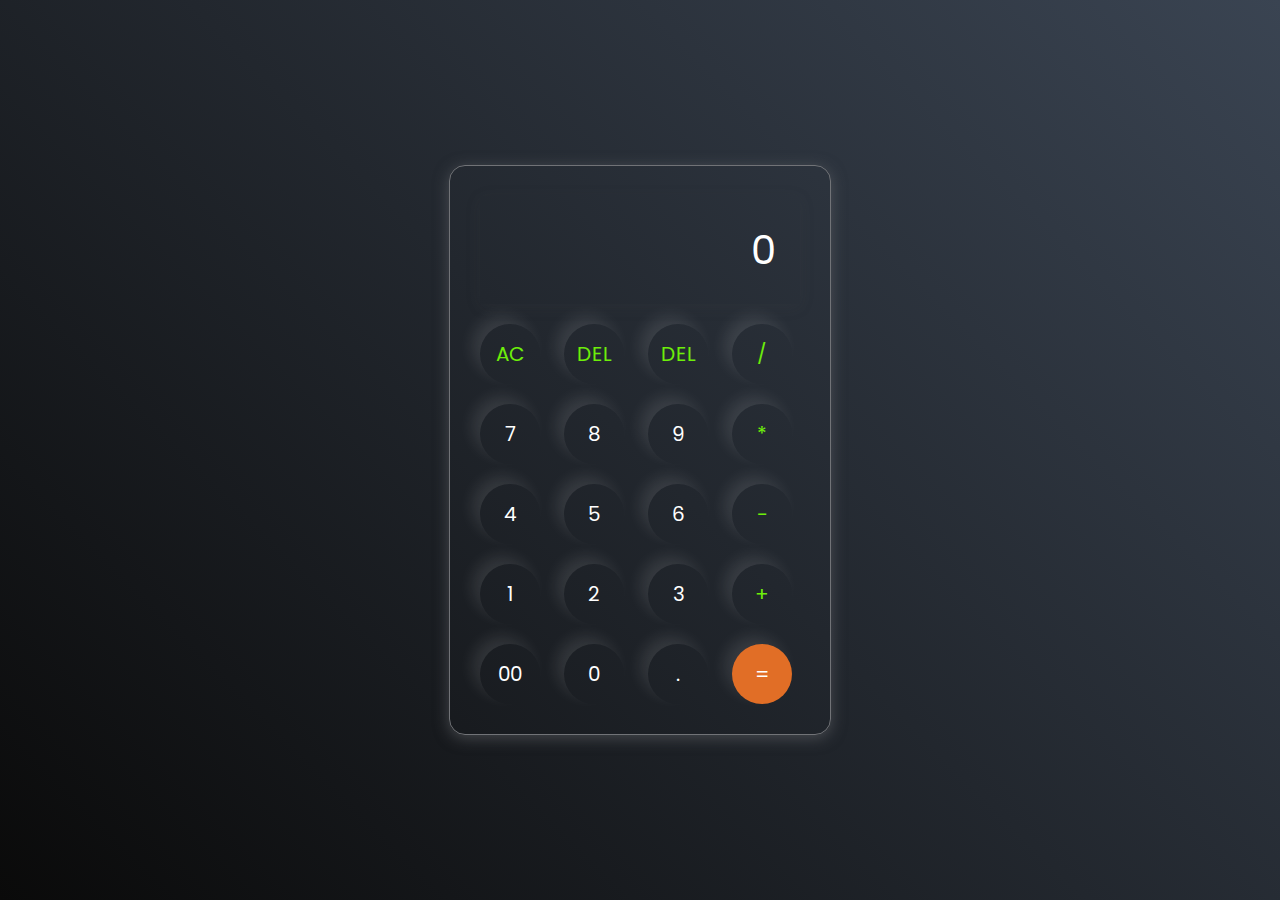
<file: index.html>
<!DOCTYPE html>
<html lang="en">
  <head>
    <meta charset="UTF-8" />
    <meta name="viewport" content="width=device-width, initial-scale=1.0" />
    <link rel="stylesheet" href="style.css" />
    <title>Calculator - By sachin</title>
  </head>
  <body>
    <div class="calculator">
      <input type="text" placeholder="0" id="inputBox" />
      <div>
        <button class="operator">AC</button>
        <button class="operator">DEL</button>
        <button class="operator">DEL</button>
        <button class="operator">/</button>
      </div>
      <div>
        <button>7</button>
        <button>8</button>
        <button>9</button>
        <button class="operator">*</button>
      </div>
      <div>
        <button>4</button>
        <button>5</button>
        <button>6</button>
        <button class="operator">-</button>
      </div>
      <div>
        <button>1</button>
        <button>2</button>
        <button>3</button>
        <button class="operator">+</button>
      </div>
      <div>
        <button>00</button>
        <button>0</button>
        <button>.</button>
        <button class="equalBtn">=</button>
      </div>
    </div>
    <script src="script.js"></script>
  </body>
</html>
</file>
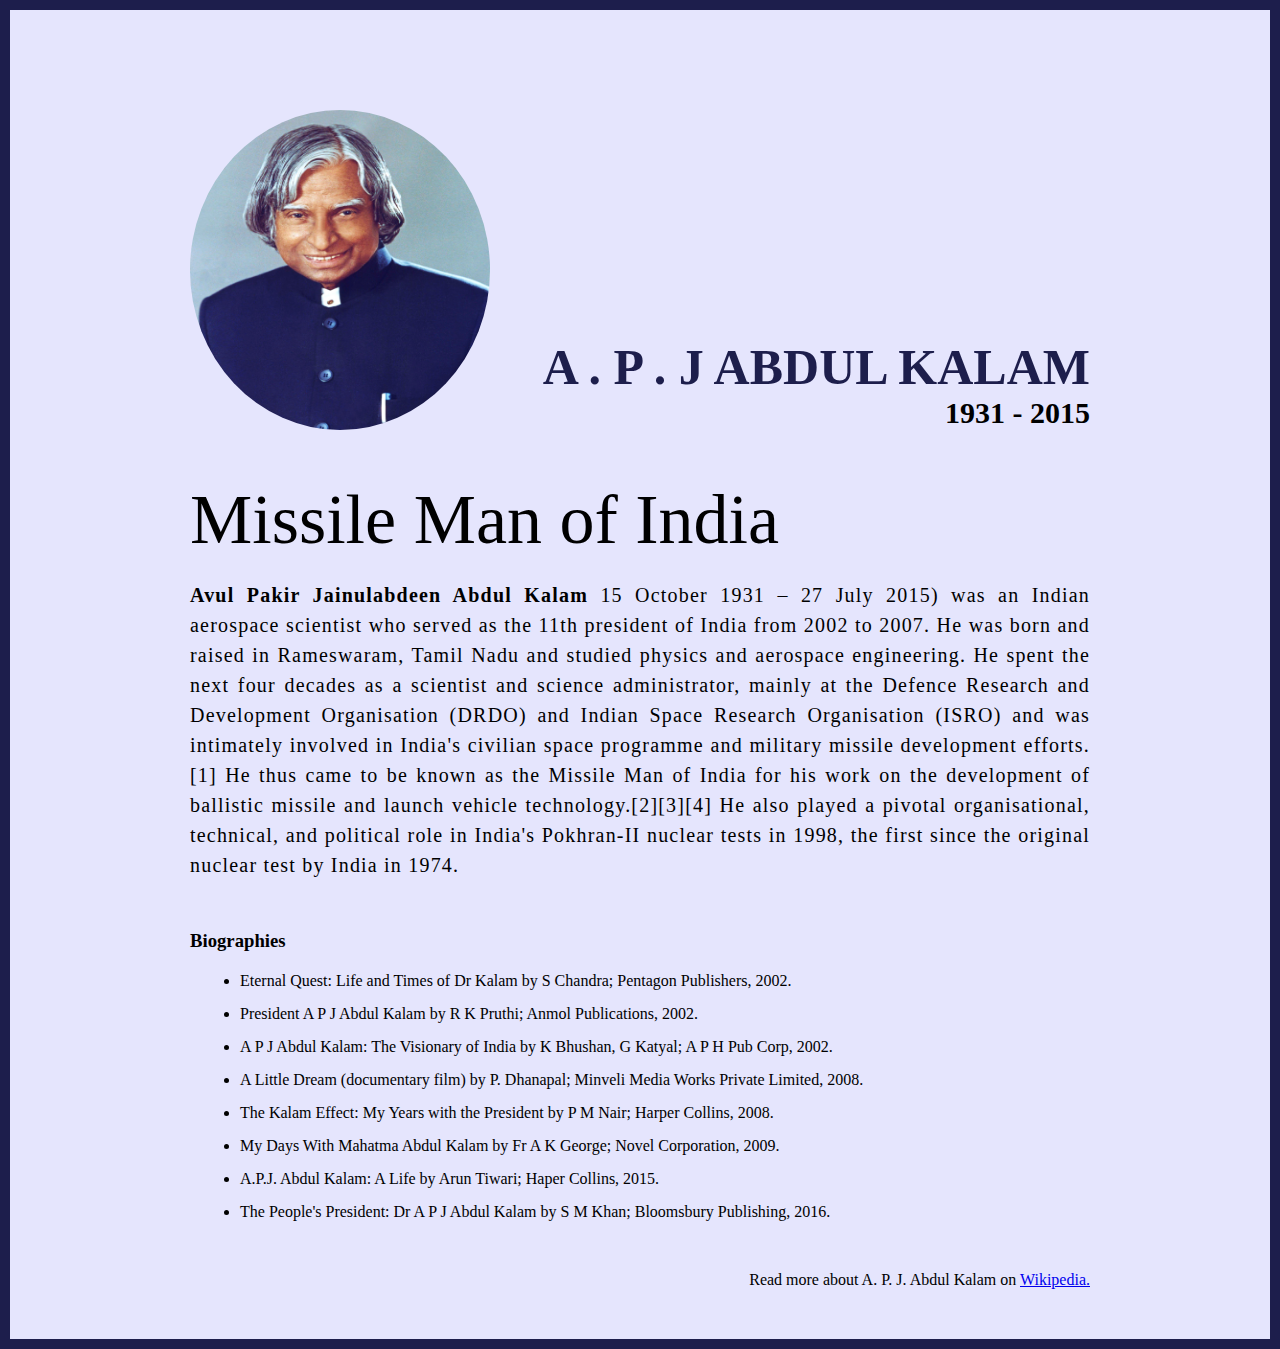
<file: Task-1/index.html>
<!DOCTYPE html>
<html lang="en">
  <head>
    <meta charset="UTF-8" />

    <meta http-equiv="X-UA-Compatible" content="IE=edge" />

    <meta name="viewport" content="width=device-width, initial-scale=1.0" />
    <title>The Tribute Website | A.P. J Abdul Kalam</title>
    <link rel="stylesheet" href="style.css" />
  </head>
  <body>
    <div class="container">
      <div class="content">
        <section class="top_section">
          <div class="image_container">
            <img src="./images/apj.jpg" alt="tribute" />
          </div>
          <div>
            <h1>A . P . J Abdul Kalam</h1>
            <h4>1931 - 2015</h4>
          </div>
        </section>
        <section class="about_section">
          <h2>Missile Man of India</h2>
          <p>
            <b>Avul Pakir Jainulabdeen Abdul Kalam</b> 15 October 1931 – 27 July
            2015) was an Indian aerospace scientist who served as the 11th
            president of India from 2002 to 2007. He was born and raised in
            Rameswaram, Tamil Nadu and studied physics and aerospace
            engineering. He spent the next four decades as a scientist and
            science administrator, mainly at the Defence Research and
            Development Organisation (DRDO) and Indian Space Research
            Organisation (ISRO) and was intimately involved in India's civilian
            space programme and military missile development efforts.[1] He thus
            came to be known as the Missile Man of India for his work on the
            development of ballistic missile and launch vehicle
            technology.[2][3][4] He also played a pivotal organisational,
            technical, and political role in India's Pokhran-II nuclear tests in
            1998, the first since the original nuclear test by India in 1974.
          </p>
        </section>
        <section class="biography_section">
          <h3>Biographies</h3>
          <ul>
            <li>
              Eternal Quest: Life and Times of Dr Kalam by S Chandra; Pentagon
              Publishers, 2002.
            </li>
            <li>
              President A P J Abdul Kalam by R K Pruthi; Anmol Publications,
              2002.
            </li>
            <li>
              A P J Abdul Kalam: The Visionary of India by K Bhushan, G Katyal;
              A P H Pub Corp, 2002.
            </li>
            <li>
              A Little Dream (documentary film) by P. Dhanapal; Minveli Media
              Works Private Limited, 2008.
            </li>
            <li>
              The Kalam Effect: My Years with the President by P M Nair; Harper
              Collins, 2008.
            </li>
            <li>
              My Days With Mahatma Abdul Kalam by Fr A K George; Novel
              Corporation, 2009.
            </li>
            <li>
              A.P.J. Abdul Kalam: A Life by Arun Tiwari; Haper Collins, 2015.
            </li>
            <li>
              The People's President: Dr A P J Abdul Kalam by S M Khan;
              Bloomsbury Publishing, 2016.
            </li>
          </ul>
        </section>
        <footer>
          <p>
            Read more about A. P. J. Abdul Kalam on
            <a href="https://en.wikipedia.org/wiki/A._P._J._Abdul_Kalam"
              >Wikipedia.</a
            >
          </p>
        </footer>
      </div>
    </div>
  </body>
</html>
</file>
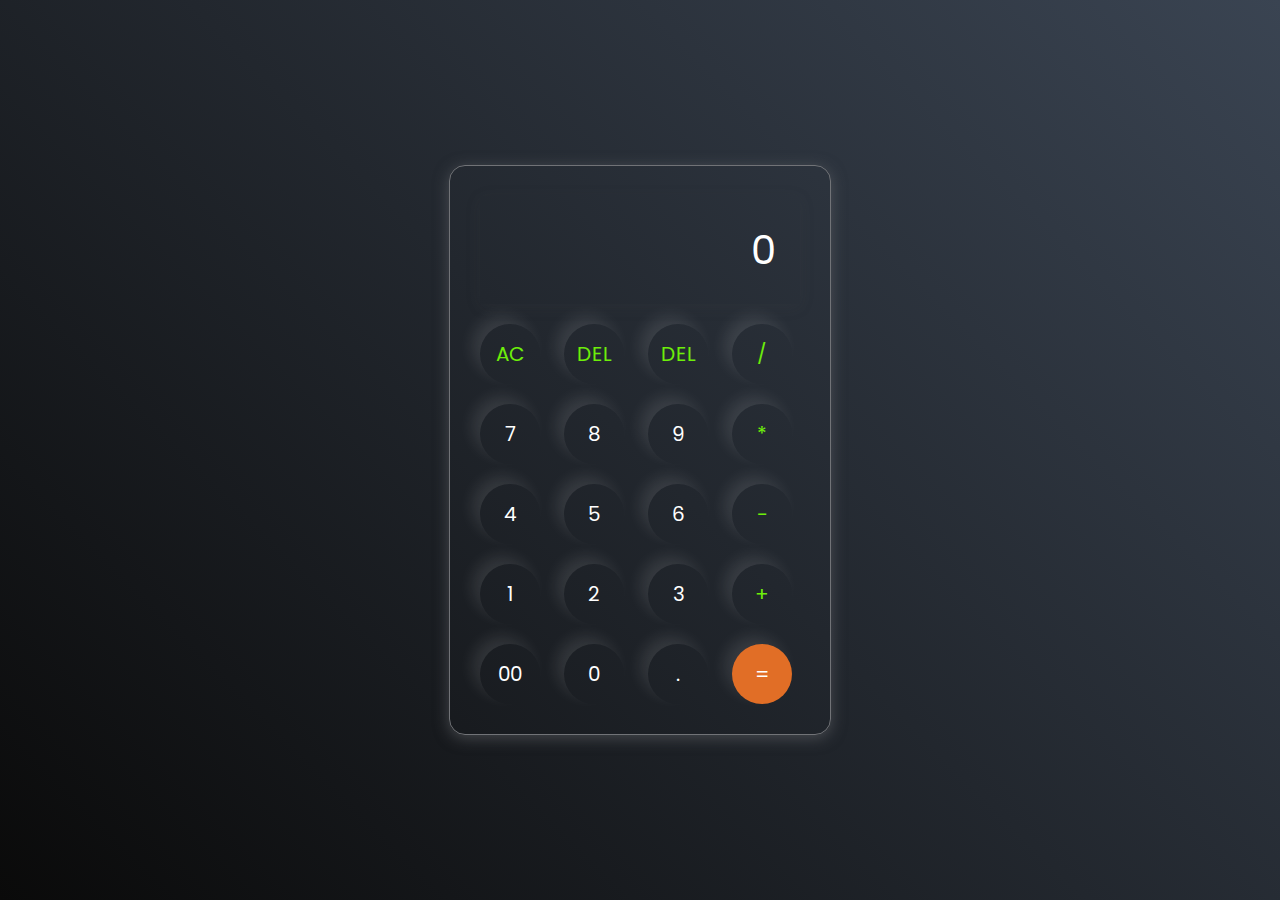
<file: index1.html>
<!DOCTYPE html>
<html lang="en">
  <head>
    <meta charset="UTF-8" />
    <meta name="viewport" content="width=device-width, initial-scale=1.0" />
    <link rel="stylesheet" href="style.css" />
    <title>Calculator - By sachin</title>
  </head>
  <body>
    <div class="calculator">
      <input type="text" placeholder="0" id="inputBox" />
      <div>
        <button class="operator">AC</button>
        <button class="operator">DEL</button>
        <button class="operator">DEL</button>
        <button class="operator">/</button>
      </div>
      <div>
        <button>7</button>
        <button>8</button>
        <button>9</button>
        <button class="operator">*</button>
      </div>
      <div>
        <button>4</button>
        <button>5</button>
        <button>6</button>
        <button class="operator">-</button>
      </div>
      <div>
        <button>1</button>
        <button>2</button>
        <button>3</button>
        <button class="operator">+</button>
      </div>
      <div>
        <button>00</button>
        <button>0</button>
        <button>.</button>
        <button class="equalBtn">=</button>
      </div>
    </div>
    <script src="script.js"></script>
  </body>
</html>
</file>
<file: style.css>
@import url("https://fonts.googleapis.com/css2?family=Poppins:ital,wght@0,100;0,200;0,300;0,400;0,500;0,600;0,700;0,800;0,900;1,100;1,200;1,300;1,400;1,500;1,600;1,700;1,800;1,900&display=swap");
* {
  margin: 0;
  padding: 0;
  box-sizing: border-box;
  font-family: "Poppins", sans-serif;
}

body {
  width: 100%;
  height: 100vh;
  display: flex;
  justify-content: center;
  align-items: center;
  background: linear-gradient(45deg, #0a0a0a, #3a4452);
}
.calculator {
  border: 1px solid #717377;
  padding: 20px;
  border-radius: 16px;
  background: transparent;
  box-shadow: 0px 3px 15px rgba(113, 115, 119, 0.5);
}
input {
  width: 320px;
  border: none;
  padding: 24px;
  margin: 10px;
  background: transparent;
  box-shadow: 0px 3px 15px rgba(84, 84, 84, 0.1);
  font-size: 40px;
  text-align: right;
  cursor: pointer;
}

input::placeholder {
  color: #ffffff;
}

button {
  border: none;
  width: 60px;
  height: 60px;
  margin: 10px;
  border-radius: 50%;
  background: transparent;
  color: #ffffff;
  font-size: 20px;
  box-shadow: -8px -8px 15px rgba(255, 255, 255, 0.1);
  cursor: pointer;
}

.equalBtn {
  background-color: #e16e26;
}
.operator {
  color: #6dee0a;
}
</file>
<file: Task-1/style.css>
* {
  margin: 0;
  padding: 0;
  box-sizing: border-box;
}

.container {
  background-color: #e5e5fd;
  min-height: 100vh;
  border: 10px solid #1d1e4c;
}

.content {
  max-width: 900px;
  margin: 0 auto;
}
.top_section {
  margin-top: 100px;
  display: flex;
  justify-content: space-between;
  align-items: flex-end;
}
.top_section h1 {
  font-size: 50px;
  font-weight: bold;
  color: #1d1e4c;
  text-transform: uppercase;
}
.top_section h4 {
  font-size: 30px;
  text-align: end;
}

.image_container {
  border-radius: 50%;
  overflow: hidden;
}

.image_container,
img {
  width: 300px;
  height: 320px;
}
.about_section {
  margin-top: 50px;
}
.about_section h2 {
  font-size: 70px;
  font-weight: 400;
  margin-bottom: 20px;
}
.about_section p {
  font-size: 20px;
  line-height: 30px;
  letter-spacing: 1.2px;
  text-align: justify;
}
.biography_section {
  margin: 50px 0;
}
.biography_section h3 {
  margin-bottom: 20px;
}
.biography_section ul {
  margin-left: 50px;
}
.biography_section li {
  margin-bottom: 15px;
}

footer {
  margin: 50px 0;
}
footer p {
  text-align: end;
}
</file>
